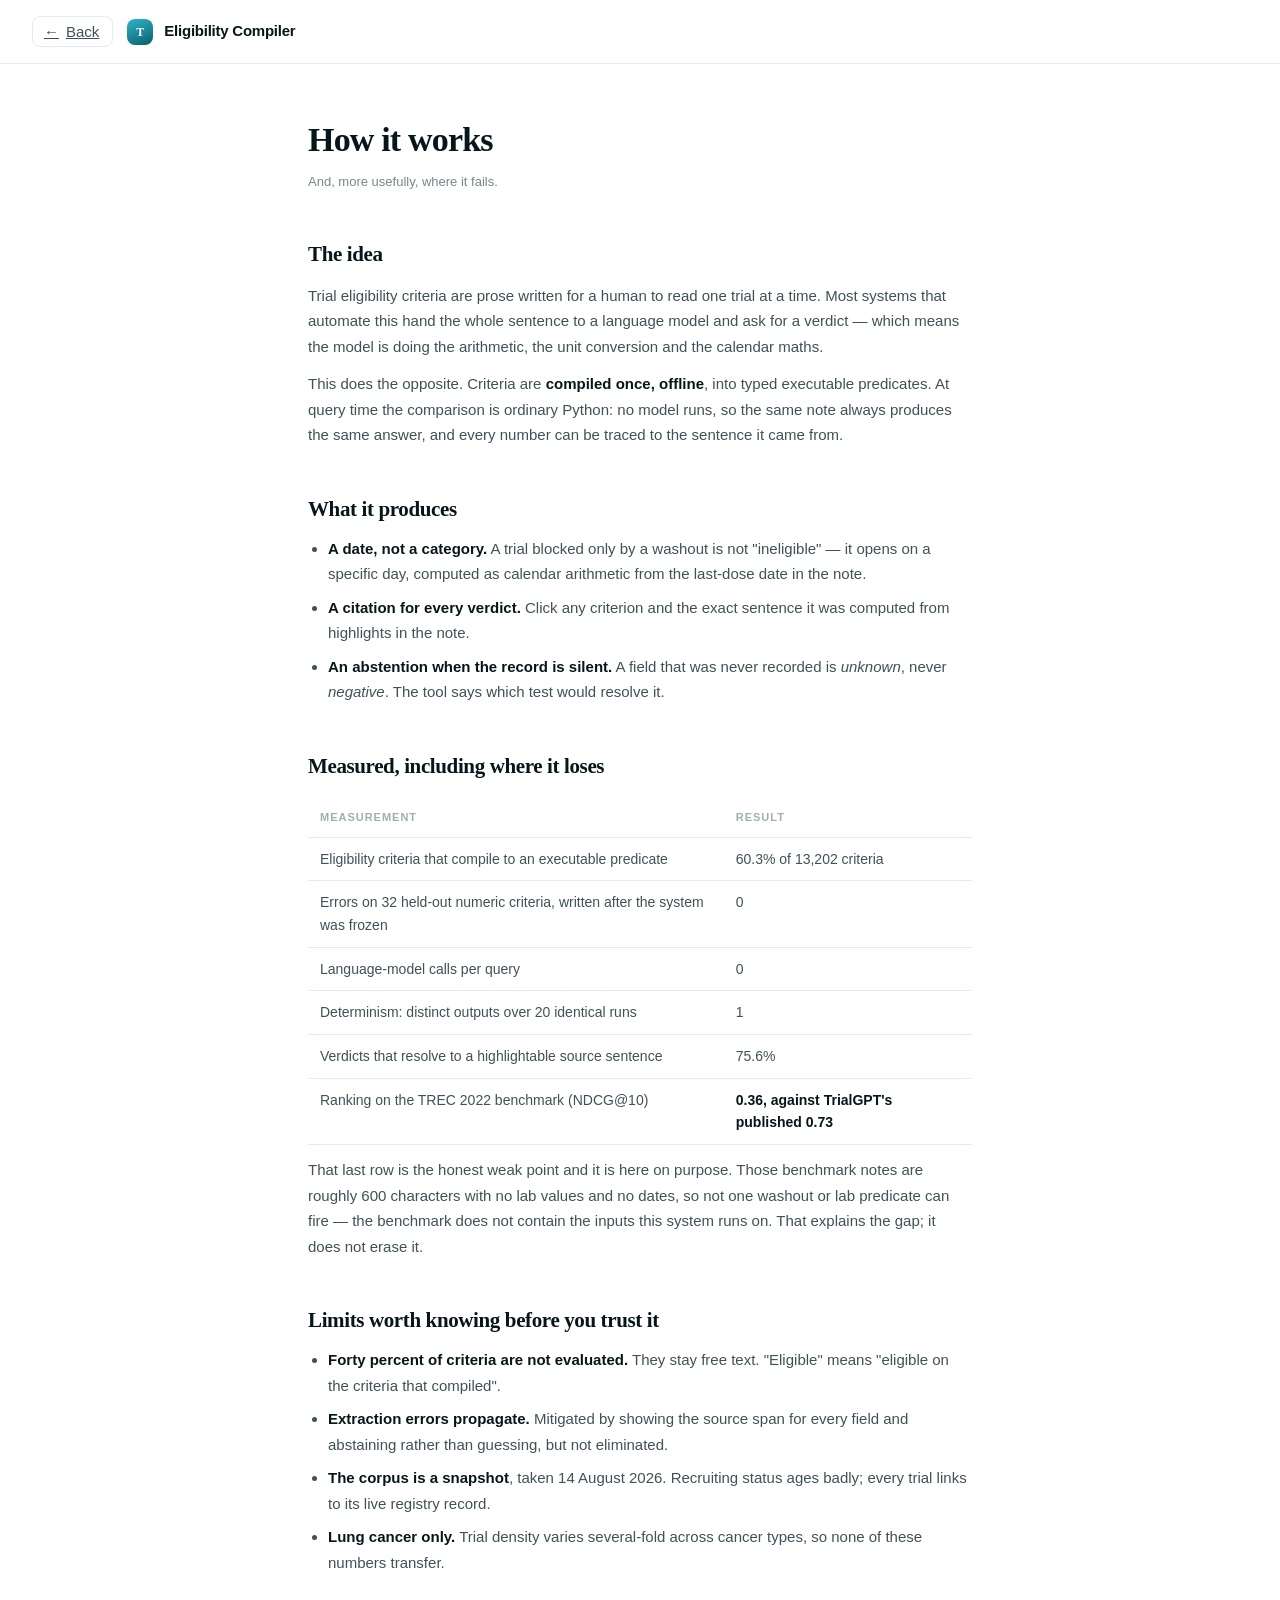
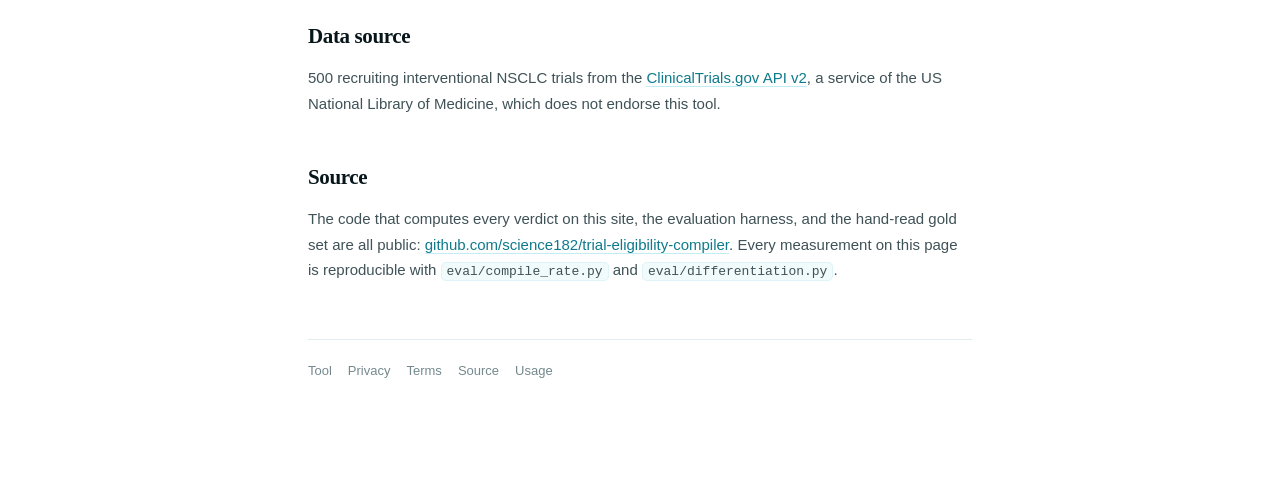
<file: ui/static/about.html>
<!doctype html>
<html lang="en">
<head>
<meta charset="utf-8">
<meta name="viewport" content="width=device-width, initial-scale=1">
<title>How it works — Trial Eligibility Compiler</title>
<meta name="robots" content="index,follow">
<link rel="stylesheet" href="legal.css">
</head>
<body>
<header class="hdr">
  <a class="back" href="/"><span aria-hidden="true">←</span><span class="lbl">Back</span></a>
  <div class="brand"><div class="logo">T</div>
    <div class="name">Eligibility&nbsp;Compiler</div></div>
</header>

<main class="doc">
  <h1>How it works</h1>
  <p class="updated">And, more usefully, where it fails.</p>

  <h2>The idea</h2>
  <p>Trial eligibility criteria are prose written for a human to read one trial
     at a time. Most systems that automate this hand the whole sentence to a
     language model and ask for a verdict — which means the model is doing the
     arithmetic, the unit conversion and the calendar maths.</p>
  <p>This does the opposite. Criteria are <strong>compiled once, offline</strong>,
     into typed executable predicates. At query time the comparison is ordinary
     Python: no model runs, so the same note always produces the same answer,
     and every number can be traced to the sentence it came from.</p>

  <h2>What it produces</h2>
  <ul>
    <li><strong>A date, not a category.</strong> A trial blocked only by a
        washout is not "ineligible" — it opens on a specific day, computed as
        calendar arithmetic from the last-dose date in the note.</li>
    <li><strong>A citation for every verdict.</strong> Click any criterion and
        the exact sentence it was computed from highlights in the note.</li>
    <li><strong>An abstention when the record is silent.</strong> A field that
        was never recorded is <em>unknown</em>, never <em>negative</em>. The
        tool says which test would resolve it.</li>
  </ul>

  <h2>Measured, including where it loses</h2>
  <table>
    <tr><th>Measurement</th><th>Result</th></tr>
    <tr><td>Eligibility criteria that compile to an executable predicate</td>
        <td>60.3% of 13,202 criteria</td></tr>
    <tr><td>Errors on 32 held-out numeric criteria, written after the system
            was frozen</td><td>0</td></tr>
    <tr><td>Language-model calls per query</td><td>0</td></tr>
    <tr><td>Determinism: distinct outputs over 20 identical runs</td><td>1</td></tr>
    <tr><td>Verdicts that resolve to a highlightable source sentence</td>
        <td>75.6%</td></tr>
    <tr><td>Ranking on the TREC 2022 benchmark (NDCG@10)</td>
        <td><strong>0.36, against TrialGPT's published 0.73</strong></td></tr>
  </table>
  <p>That last row is the honest weak point and it is here on purpose. Those
     benchmark notes are roughly 600 characters with no lab values and no dates,
     so not one washout or lab predicate can fire — the benchmark does not
     contain the inputs this system runs on. That explains the gap; it does not
     erase it.</p>

  <h2>Limits worth knowing before you trust it</h2>
  <ul>
    <li><strong>Forty percent of criteria are not evaluated.</strong> They stay
        free text. "Eligible" means "eligible on the criteria that compiled".</li>
    <li><strong>Extraction errors propagate.</strong> Mitigated by showing the
        source span for every field and abstaining rather than guessing, but not
        eliminated.</li>
    <li><strong>The corpus is a snapshot</strong>, taken 14 August 2026.
        Recruiting status ages badly; every trial links to its live registry
        record.</li>
    <li><strong>Lung cancer only.</strong> Trial density varies several-fold
        across cancer types, so none of these numbers transfer.</li>
  </ul>

  <h2>Data source</h2>
  <p>500 recruiting interventional NSCLC trials from the
     <a href="https://clinicaltrials.gov/data-api/api" target="_blank" rel="noopener noreferrer">ClinicalTrials.gov API v2</a>,
     a service of the US National Library of Medicine, which does not endorse
     this tool.</p>

  <h2>Source</h2>
  <p>The code that computes every verdict on this site, the evaluation harness,
     and the hand-read gold set are all public:
     <a href="https://github.com/science182/trial-eligibility-compiler" target="_blank" rel="noopener noreferrer">github.com/science182/trial-eligibility-compiler</a>.
     Every measurement on this page is reproducible with
     <code>eval/compile_rate.py</code> and <code>eval/differentiation.py</code>.</p>

  <div class="foot">
    <a href="/">Tool</a><a href="/privacy.html">Privacy</a><a href="/terms.html">Terms</a>
    <a href="https://github.com/science182/trial-eligibility-compiler" target="_blank" rel="noopener noreferrer">Source</a><a href="/stats.html">Usage</a>
  </div>
</main>
</body>
</html>
</file>
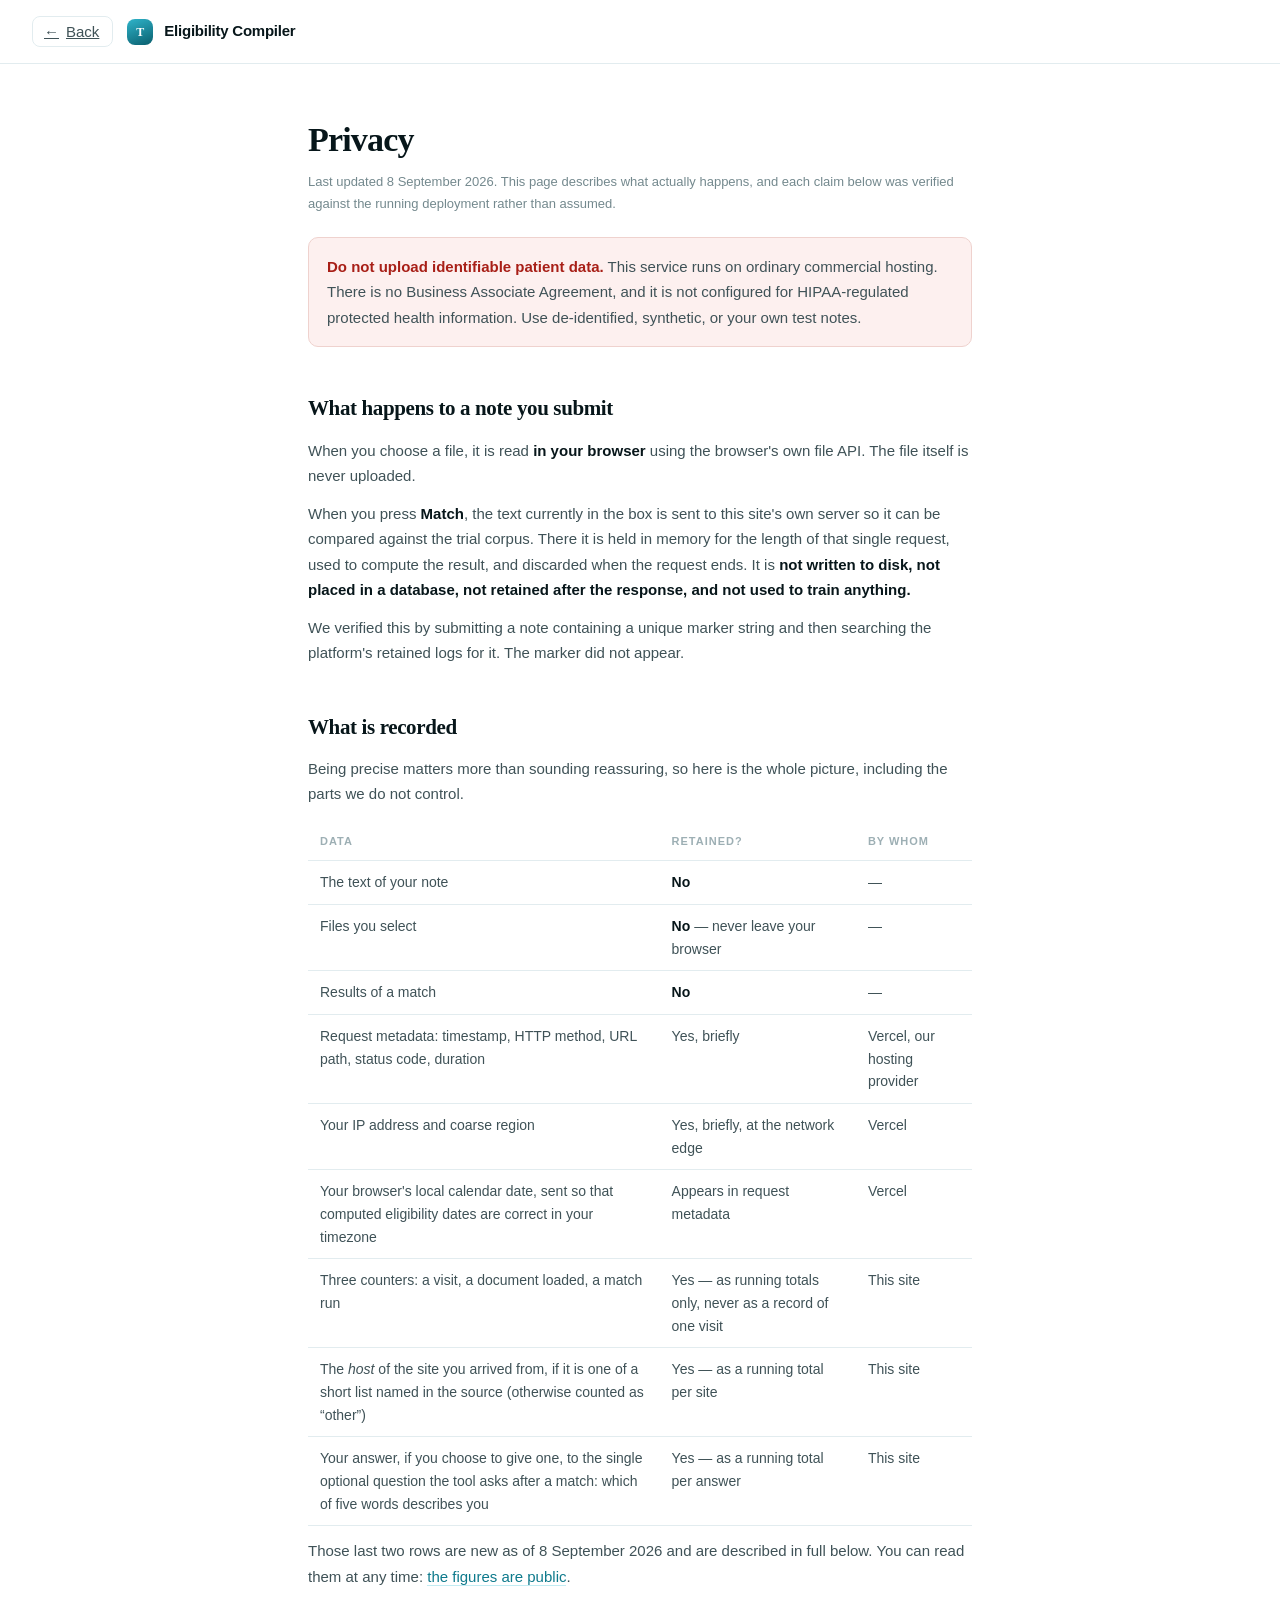
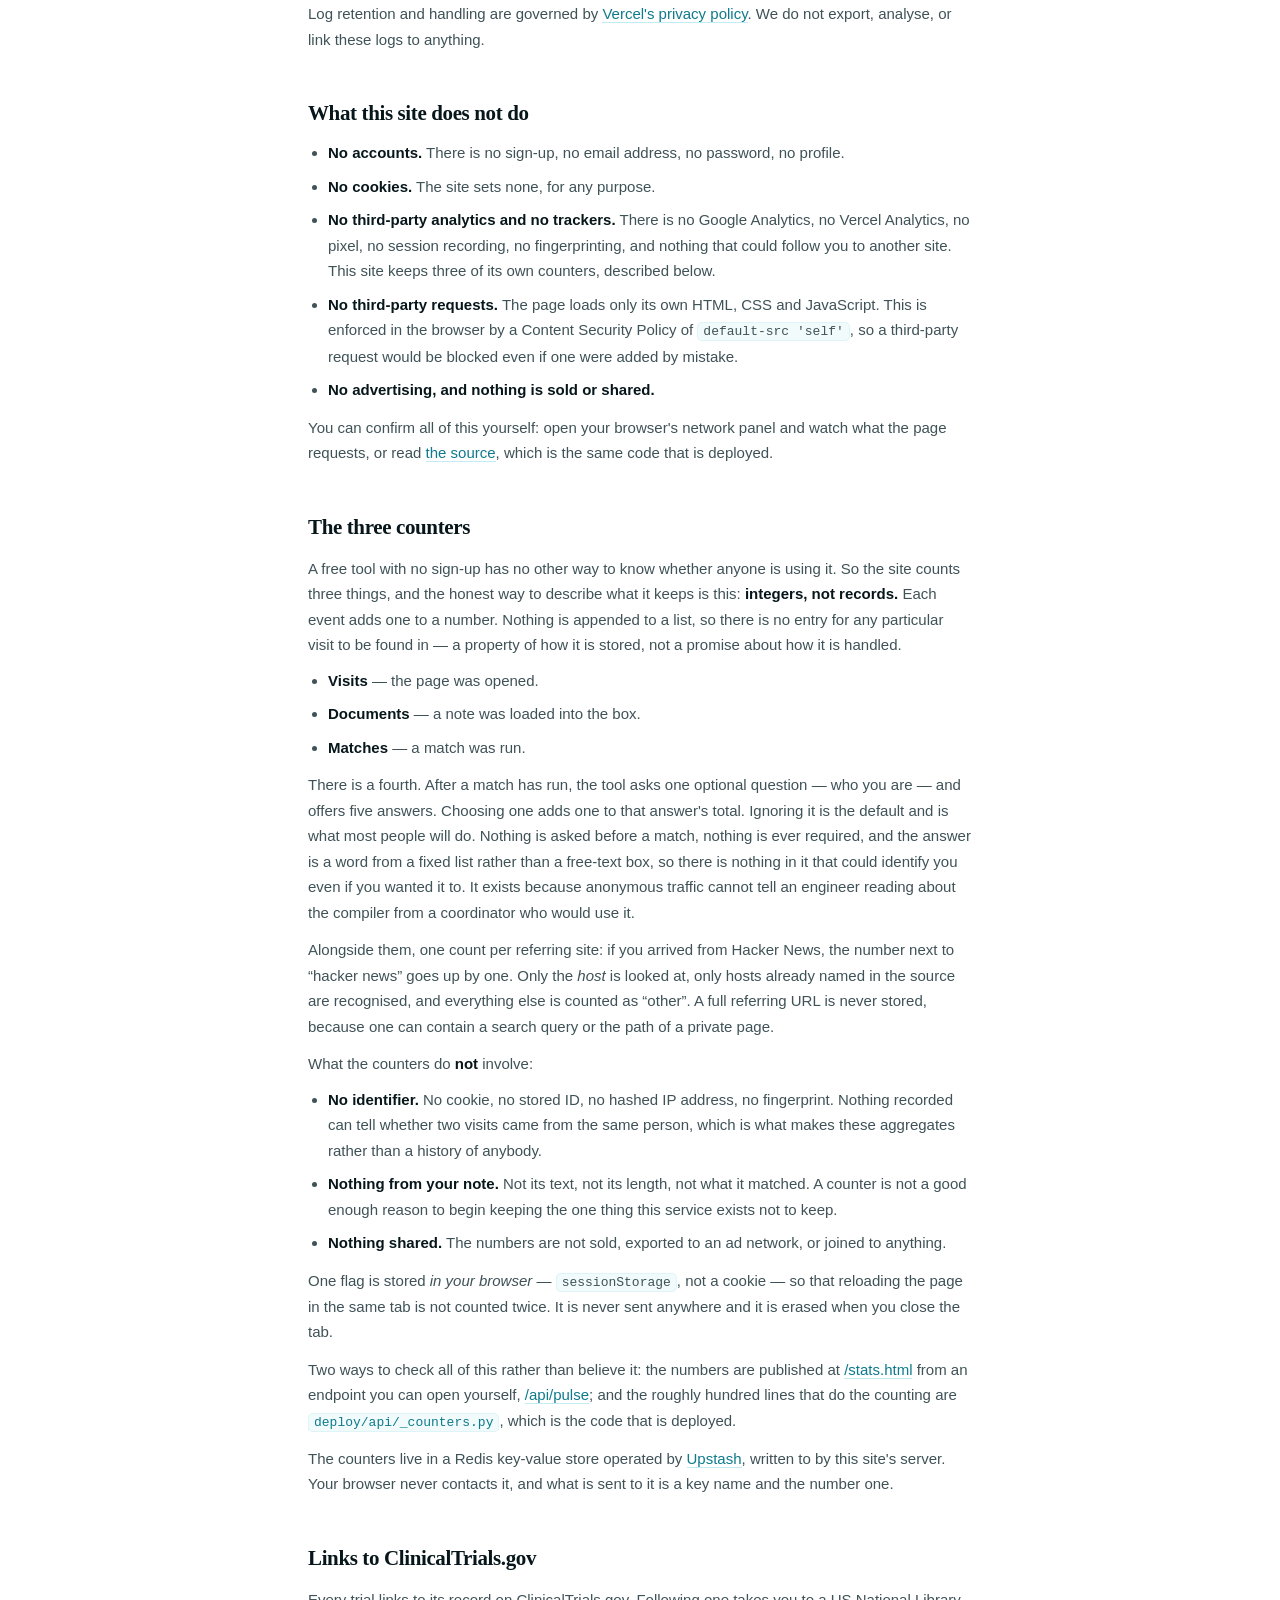
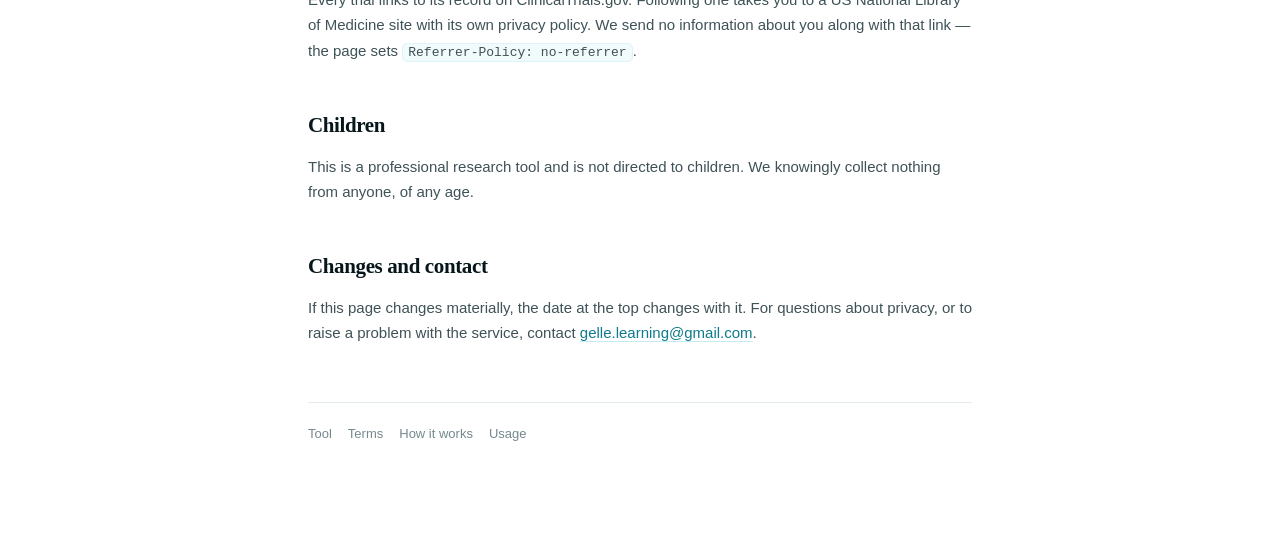
<file: ui/static/privacy.html>
<!doctype html>
<html lang="en">
<head>
<meta charset="utf-8">
<meta name="viewport" content="width=device-width, initial-scale=1">
<title>Privacy — Trial Eligibility Compiler</title>
<meta name="robots" content="index,follow">
<link rel="stylesheet" href="legal.css">
</head>
<body>
<header class="hdr">
  <a class="back" href="/"><span aria-hidden="true">←</span><span class="lbl">Back</span></a>
  <div class="brand"><div class="logo">T</div>
    <div class="name">Eligibility&nbsp;Compiler</div></div>
</header>

<main class="doc">
  <h1>Privacy</h1>
  <p class="updated">Last updated 8 September 2026. This page describes what
     actually happens, and each claim below was verified against the running
     deployment rather than assumed.</p>

  <div class="callout warn">
    <p><strong>Do not upload identifiable patient data.</strong> This service
       runs on ordinary commercial hosting. There is no Business Associate
       Agreement, and it is not configured for HIPAA-regulated protected health
       information. Use de-identified, synthetic, or your own test notes.</p>
  </div>

  <h2>What happens to a note you submit</h2>
  <p>When you choose a file, it is read <strong>in your browser</strong> using
     the browser's own file API. The file itself is never uploaded.</p>
  <p>When you press <strong>Match</strong>, the text currently in the box is
     sent to this site's own server so it can be compared against the trial
     corpus. There it is held in memory for the length of that single request,
     used to compute the result, and discarded when the request ends. It is
     <strong>not written to disk, not placed in a database, not retained after
     the response, and not used to train anything.</strong></p>
  <p>We verified this by submitting a note containing a unique marker string and
     then searching the platform's retained logs for it. The marker did not
     appear.</p>

  <h2>What is recorded</h2>
  <p>Being precise matters more than sounding reassuring, so here is the whole
     picture, including the parts we do not control.</p>
  <table>
    <tr><th>Data</th><th>Retained?</th><th>By whom</th></tr>
    <tr><td>The text of your note</td><td><strong>No</strong></td>
        <td>—</td></tr>
    <tr><td>Files you select</td><td><strong>No</strong> — never leave your browser</td>
        <td>—</td></tr>
    <tr><td>Results of a match</td><td><strong>No</strong></td><td>—</td></tr>
    <tr><td>Request metadata: timestamp, HTTP method, URL path, status code,
            duration</td>
        <td>Yes, briefly</td><td>Vercel, our hosting provider</td></tr>
    <tr><td>Your IP address and coarse region</td>
        <td>Yes, briefly, at the network edge</td><td>Vercel</td></tr>
    <tr><td>Your browser's local calendar date, sent so that computed
            eligibility dates are correct in your timezone</td>
        <td>Appears in request metadata</td><td>Vercel</td></tr>
    <tr><td>Three counters: a visit, a document loaded, a match run</td>
        <td>Yes — as running totals only, never as a record of one visit</td>
        <td>This site</td></tr>
    <tr><td>The <em>host</em> of the site you arrived from, if it is one of a
            short list named in the source (otherwise counted as
            &ldquo;other&rdquo;)</td>
        <td>Yes — as a running total per site</td><td>This site</td></tr>
    <tr><td>Your answer, if you choose to give one, to the single optional
            question the tool asks after a match: which of five words describes
            you</td>
        <td>Yes — as a running total per answer</td><td>This site</td></tr>
  </table>
  <p>Those last two rows are new as of 8 September 2026 and are described in
     full below. You can read them at any time:
     <a href="/stats.html">the figures are public</a>.</p>
  <p>Log retention and handling are governed by
     <a href="https://vercel.com/legal/privacy-policy" target="_blank"
        rel="noopener noreferrer">Vercel's privacy policy</a>. We do not export,
     analyse, or link these logs to anything.</p>

  <h2>What this site does not do</h2>
  <ul>
    <li><strong>No accounts.</strong> There is no sign-up, no email address, no
        password, no profile.</li>
    <li><strong>No cookies.</strong> The site sets none, for any purpose.</li>
    <li><strong>No third-party analytics and no trackers.</strong> There is no
        Google Analytics, no Vercel Analytics, no pixel, no session recording,
        no fingerprinting, and nothing that could follow you to another site.
        This site keeps three of its own counters, described below.</li>
    <li><strong>No third-party requests.</strong> The page loads only its own
        HTML, CSS and JavaScript. This is enforced in the browser by a Content
        Security Policy of <code>default-src 'self'</code>, so a third-party
        request would be blocked even if one were added by mistake.</li>
    <li><strong>No advertising, and nothing is sold or shared.</strong></li>
  </ul>
  <p>You can confirm all of this yourself: open your browser's network panel and
     watch what the page requests, or read
     <a href="https://github.com/science182/trial-eligibility-compiler" target="_blank" rel="noopener noreferrer">the
     source</a>, which is the same code that is deployed.</p>

  <h2>The three counters</h2>
  <p>A free tool with no sign-up has no other way to know whether anyone is
     using it. So the site counts three things, and the honest way to describe
     what it keeps is this: <strong>integers, not records.</strong> Each event
     adds one to a number. Nothing is appended to a list, so there is no entry
     for any particular visit to be found in — a property of how it is stored,
     not a promise about how it is handled.</p>
  <ul>
    <li><strong>Visits</strong> — the page was opened.</li>
    <li><strong>Documents</strong> — a note was loaded into the box.</li>
    <li><strong>Matches</strong> — a match was run.</li>
  </ul>
  <p>There is a fourth. After a match has run, the tool asks one optional
     question — who you are — and offers five answers. Choosing one adds one to
     that answer's total. Ignoring it is the default and is what most people
     will do. Nothing is asked before a match, nothing is ever required, and
     the answer is a word from a fixed list rather than a free-text box, so
     there is nothing in it that could identify you even if you wanted it to.
     It exists because anonymous traffic cannot tell an engineer reading about
     the compiler from a coordinator who would use it.</p>
  <p>Alongside them, one count per referring site: if you arrived from Hacker
     News, the number next to &ldquo;hacker news&rdquo; goes up by one. Only
     the <em>host</em> is looked at, only hosts already named in the source are
     recognised, and everything else is counted as &ldquo;other&rdquo;. A full
     referring URL is never stored, because one can contain a search query or
     the path of a private page.</p>
  <p>What the counters do <strong>not</strong> involve:</p>
  <ul>
    <li><strong>No identifier.</strong> No cookie, no stored ID, no hashed IP
        address, no fingerprint. Nothing recorded can tell whether two visits
        came from the same person, which is what makes these aggregates rather
        than a history of anybody.</li>
    <li><strong>Nothing from your note.</strong> Not its text, not its length,
        not what it matched. A counter is not a good enough reason to begin
        keeping the one thing this service exists not to keep.</li>
    <li><strong>Nothing shared.</strong> The numbers are not sold, exported to
        an ad network, or joined to anything.</li>
  </ul>
  <p>One flag is stored <em>in your browser</em> — <code>sessionStorage</code>,
     not a cookie — so that reloading the page in the same tab is not counted
     twice. It is never sent anywhere and it is erased when you close the
     tab.</p>
  <p>Two ways to check all of this rather than believe it: the numbers are
     published at <a href="/stats.html">/stats.html</a> from an endpoint you
     can open yourself, <a href="/api/pulse">/api/pulse</a>; and the roughly
     hundred lines that do the counting are
     <a href="https://github.com/science182/trial-eligibility-compiler/blob/main/deploy/api/_counters.py"
        target="_blank" rel="noopener noreferrer"><code>deploy/api/_counters.py</code></a>,
     which is the code that is deployed.</p>
  <p>The counters live in a Redis key-value store operated by
     <a href="https://upstash.com/trust/privacy.pdf" target="_blank"
        rel="noopener noreferrer">Upstash</a>, written to by this site's server.
     Your browser never contacts it, and what is sent to it is a key name and
     the number one.</p>

  <h2>Links to ClinicalTrials.gov</h2>
  <p>Every trial links to its record on ClinicalTrials.gov. Following one takes
     you to a US National Library of Medicine site with its own privacy policy.
     We send no information about you along with that link — the page sets
     <code>Referrer-Policy: no-referrer</code>.</p>

  <h2>Children</h2>
  <p>This is a professional research tool and is not directed to children. We
     knowingly collect nothing from anyone, of any age.</p>

  <h2>Changes and contact</h2>
  <p>If this page changes materially, the date at the top changes with it. For
     questions about privacy, or to raise a problem with the service, contact
     <a href="mailto:gelle.learning@gmail.com">gelle.learning@gmail.com</a>.</p>

  <div class="foot">
    <a href="/">Tool</a><a href="/terms.html">Terms</a><a href="/about.html">How it works</a><a href="/stats.html">Usage</a>
  </div>
</main>
</body>
</html>
</file>
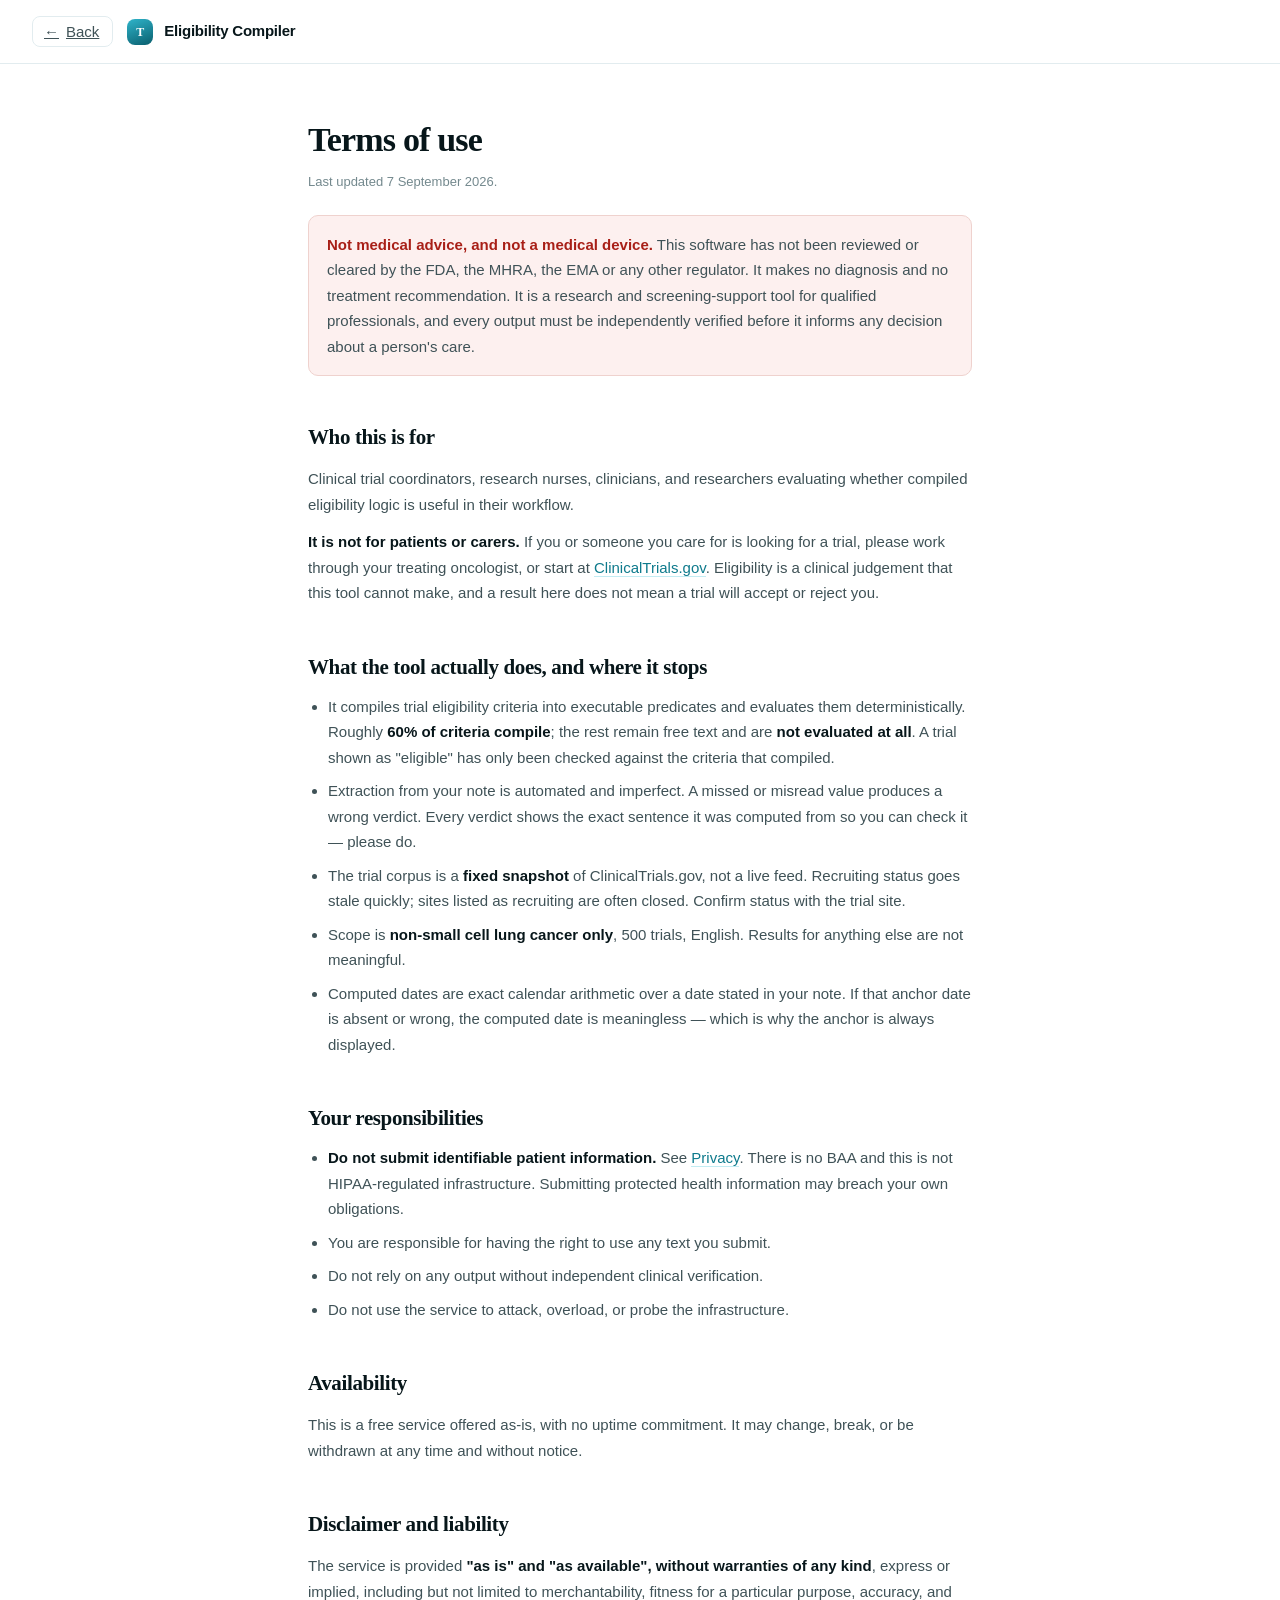
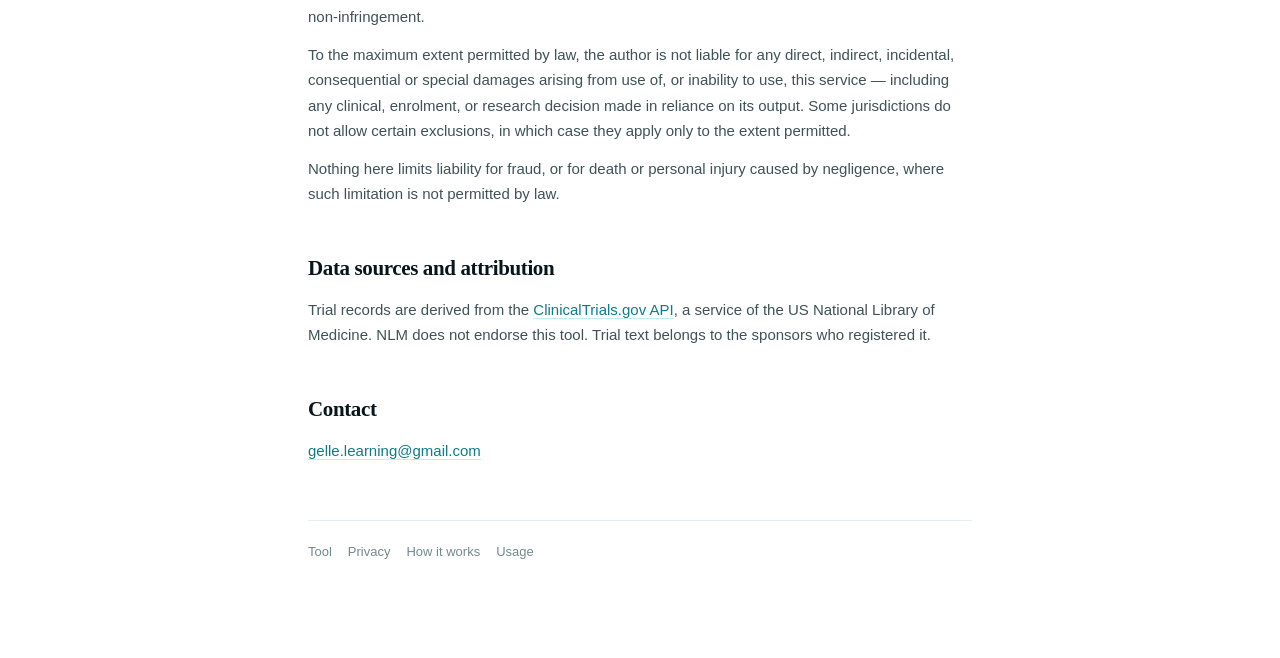
<file: ui/static/terms.html>
<!doctype html>
<html lang="en">
<head>
<meta charset="utf-8">
<meta name="viewport" content="width=device-width, initial-scale=1">
<title>Terms of use — Trial Eligibility Compiler</title>
<meta name="robots" content="index,follow">
<link rel="stylesheet" href="legal.css">
</head>
<body>
<header class="hdr">
  <a class="back" href="/"><span aria-hidden="true">←</span><span class="lbl">Back</span></a>
  <div class="brand"><div class="logo">T</div>
    <div class="name">Eligibility&nbsp;Compiler</div></div>
</header>

<main class="doc">
  <h1>Terms of use</h1>
  <p class="updated">Last updated 7 September 2026.</p>

  <div class="callout warn">
    <p><strong>Not medical advice, and not a medical device.</strong> This
       software has not been reviewed or cleared by the FDA, the MHRA, the EMA
       or any other regulator. It makes no diagnosis and no treatment
       recommendation. It is a research and screening-support tool for
       qualified professionals, and every output must be independently verified
       before it informs any decision about a person's care.</p>
  </div>

  <h2>Who this is for</h2>
  <p>Clinical trial coordinators, research nurses, clinicians, and researchers
     evaluating whether compiled eligibility logic is useful in their workflow.</p>
  <p><strong>It is not for patients or carers.</strong> If you or someone you
     care for is looking for a trial, please work through your treating
     oncologist, or start at
     <a href="https://clinicaltrials.gov" target="_blank" rel="noopener noreferrer">ClinicalTrials.gov</a>.
     Eligibility is a clinical judgement that this tool cannot make, and a
     result here does not mean a trial will accept or reject you.</p>

  <h2>What the tool actually does, and where it stops</h2>
  <ul>
    <li>It compiles trial eligibility criteria into executable predicates and
        evaluates them deterministically. Roughly <strong>60% of criteria
        compile</strong>; the rest remain free text and are
        <strong>not evaluated at all</strong>. A trial shown as "eligible" has
        only been checked against the criteria that compiled.</li>
    <li>Extraction from your note is automated and imperfect. A missed or
        misread value produces a wrong verdict. Every verdict shows the exact
        sentence it was computed from so you can check it — please do.</li>
    <li>The trial corpus is a <strong>fixed snapshot</strong> of
        ClinicalTrials.gov, not a live feed. Recruiting status goes stale
        quickly; sites listed as recruiting are often closed. Confirm status
        with the trial site.</li>
    <li>Scope is <strong>non-small cell lung cancer only</strong>, 500 trials,
        English. Results for anything else are not meaningful.</li>
    <li>Computed dates are exact calendar arithmetic over a date stated in your
        note. If that anchor date is absent or wrong, the computed date is
        meaningless — which is why the anchor is always displayed.</li>
  </ul>

  <h2>Your responsibilities</h2>
  <ul>
    <li><strong>Do not submit identifiable patient information.</strong> See
        <a href="/privacy.html">Privacy</a>. There is no BAA and this is not
        HIPAA-regulated infrastructure. Submitting protected health information
        may breach your own obligations.</li>
    <li>You are responsible for having the right to use any text you submit.</li>
    <li>Do not rely on any output without independent clinical verification.</li>
    <li>Do not use the service to attack, overload, or probe the
        infrastructure.</li>
  </ul>

  <h2>Availability</h2>
  <p>This is a free service offered as-is, with no uptime commitment. It may
     change, break, or be withdrawn at any time and without notice.</p>

  <h2>Disclaimer and liability</h2>
  <p>The service is provided <strong>"as is" and "as available", without
     warranties of any kind</strong>, express or implied, including but not
     limited to merchantability, fitness for a particular purpose, accuracy,
     and non-infringement.</p>
  <p>To the maximum extent permitted by law, the author is not liable for any
     direct, indirect, incidental, consequential or special damages arising
     from use of, or inability to use, this service — including any clinical,
     enrolment, or research decision made in reliance on its output. Some
     jurisdictions do not allow certain exclusions, in which case they apply
     only to the extent permitted.</p>
  <p>Nothing here limits liability for fraud, or for death or personal injury
     caused by negligence, where such limitation is not permitted by law.</p>

  <h2>Data sources and attribution</h2>
  <p>Trial records are derived from the
     <a href="https://clinicaltrials.gov/data-api/api" target="_blank" rel="noopener noreferrer">ClinicalTrials.gov API</a>,
     a service of the US National Library of Medicine. NLM does not endorse
     this tool. Trial text belongs to the sponsors who registered it.</p>

  <h2>Contact</h2>
  <p><a href="mailto:gelle.learning@gmail.com">gelle.learning@gmail.com</a></p>

  <div class="foot">
    <a href="/">Tool</a><a href="/privacy.html">Privacy</a><a href="/about.html">How it works</a><a href="/stats.html">Usage</a>
  </div>
</main>
</body>
</html>
</file>
<file: ui/static/legal.css>
/* Shared shell for the policy pages. Same tokens as the app, set for reading:
   one column, generous measure, no chrome competing with the text. */
@import url("style.css");

.doc { max-width: 720px; margin: 0 auto; padding: 56px 28px 96px; }
.doc h1 { font-family: var(--serif); font-size: 34px; font-weight: 600;
          letter-spacing: -.024em; line-height: 1.2; }
.doc .updated { margin-top: 10px; font-size: 13px; color: var(--ink-3); }
.doc h2 { font-family: var(--serif); font-size: 21px; font-weight: 600;
          letter-spacing: -.018em; margin-top: 44px; }
.doc h3 { font-size: 15px; font-weight: 600; margin-top: 28px; }
.doc p, .doc li { font-size: 15px; line-height: 1.7; color: var(--ink-2);
                  margin-top: 12px; }
.doc ul { margin-top: 10px; padding-left: 20px; }
.doc li { margin-top: 8px; }
.doc strong { color: var(--ink); font-weight: 600; }
.doc a { color: var(--brand-600); text-decoration: none;
         border-bottom: 1px solid var(--brand-200); }
.doc a:hover { border-color: var(--brand-500); }
.doc code { font-family: var(--mono); font-size: 13px; background: var(--brand-50);
            border: 1px solid var(--brand-100); border-radius: 5px; padding: 1px 5px; }
.doc .callout {
  margin-top: 22px; padding: 16px 18px; border-radius: var(--r);
  background: var(--brand-50); border: 1px solid var(--brand-100);
}
.doc .callout p:first-child { margin-top: 0; }
.doc .callout.warn { background: var(--bad-bg); border-color: var(--bad-line); }
.doc .callout.warn strong { color: var(--bad); }
.doc table { width: 100%; border-collapse: collapse; margin-top: 16px;
             font-size: 14px; }
.doc th, .doc td { text-align: left; padding: 10px 12px;
                   border-bottom: 1px solid var(--line); vertical-align: top; }
.doc th { font-size: 11px; letter-spacing: .09em; text-transform: uppercase;
          color: var(--ink-4); font-weight: 600; }
.doc td { color: var(--ink-2); }

.foot { border-top: 1px solid var(--line); margin-top: 56px; padding-top: 20px;
        font-size: 13px; color: var(--ink-3); display: flex; gap: 16px;
        flex-wrap: wrap; }
.foot a { color: var(--ink-3); border: 0; }
.foot a:hover { color: var(--brand-600); }
</file>
